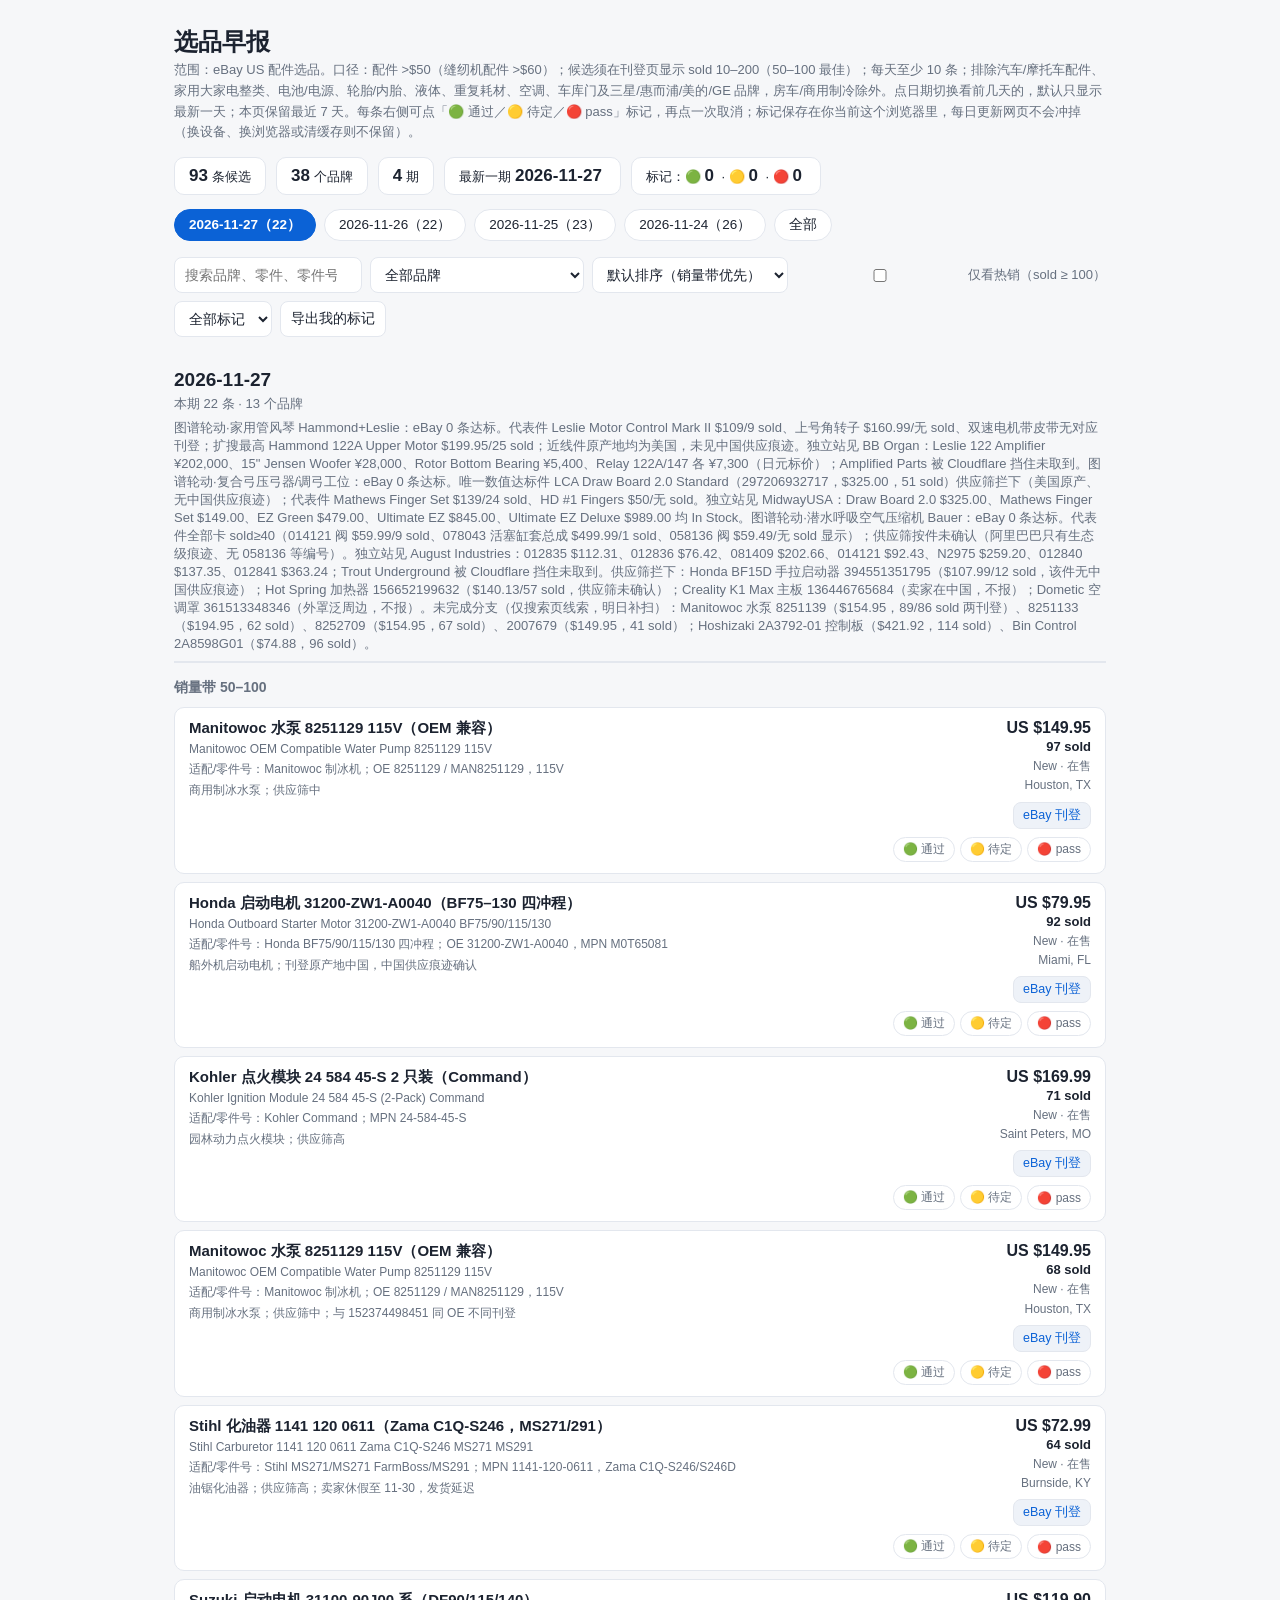
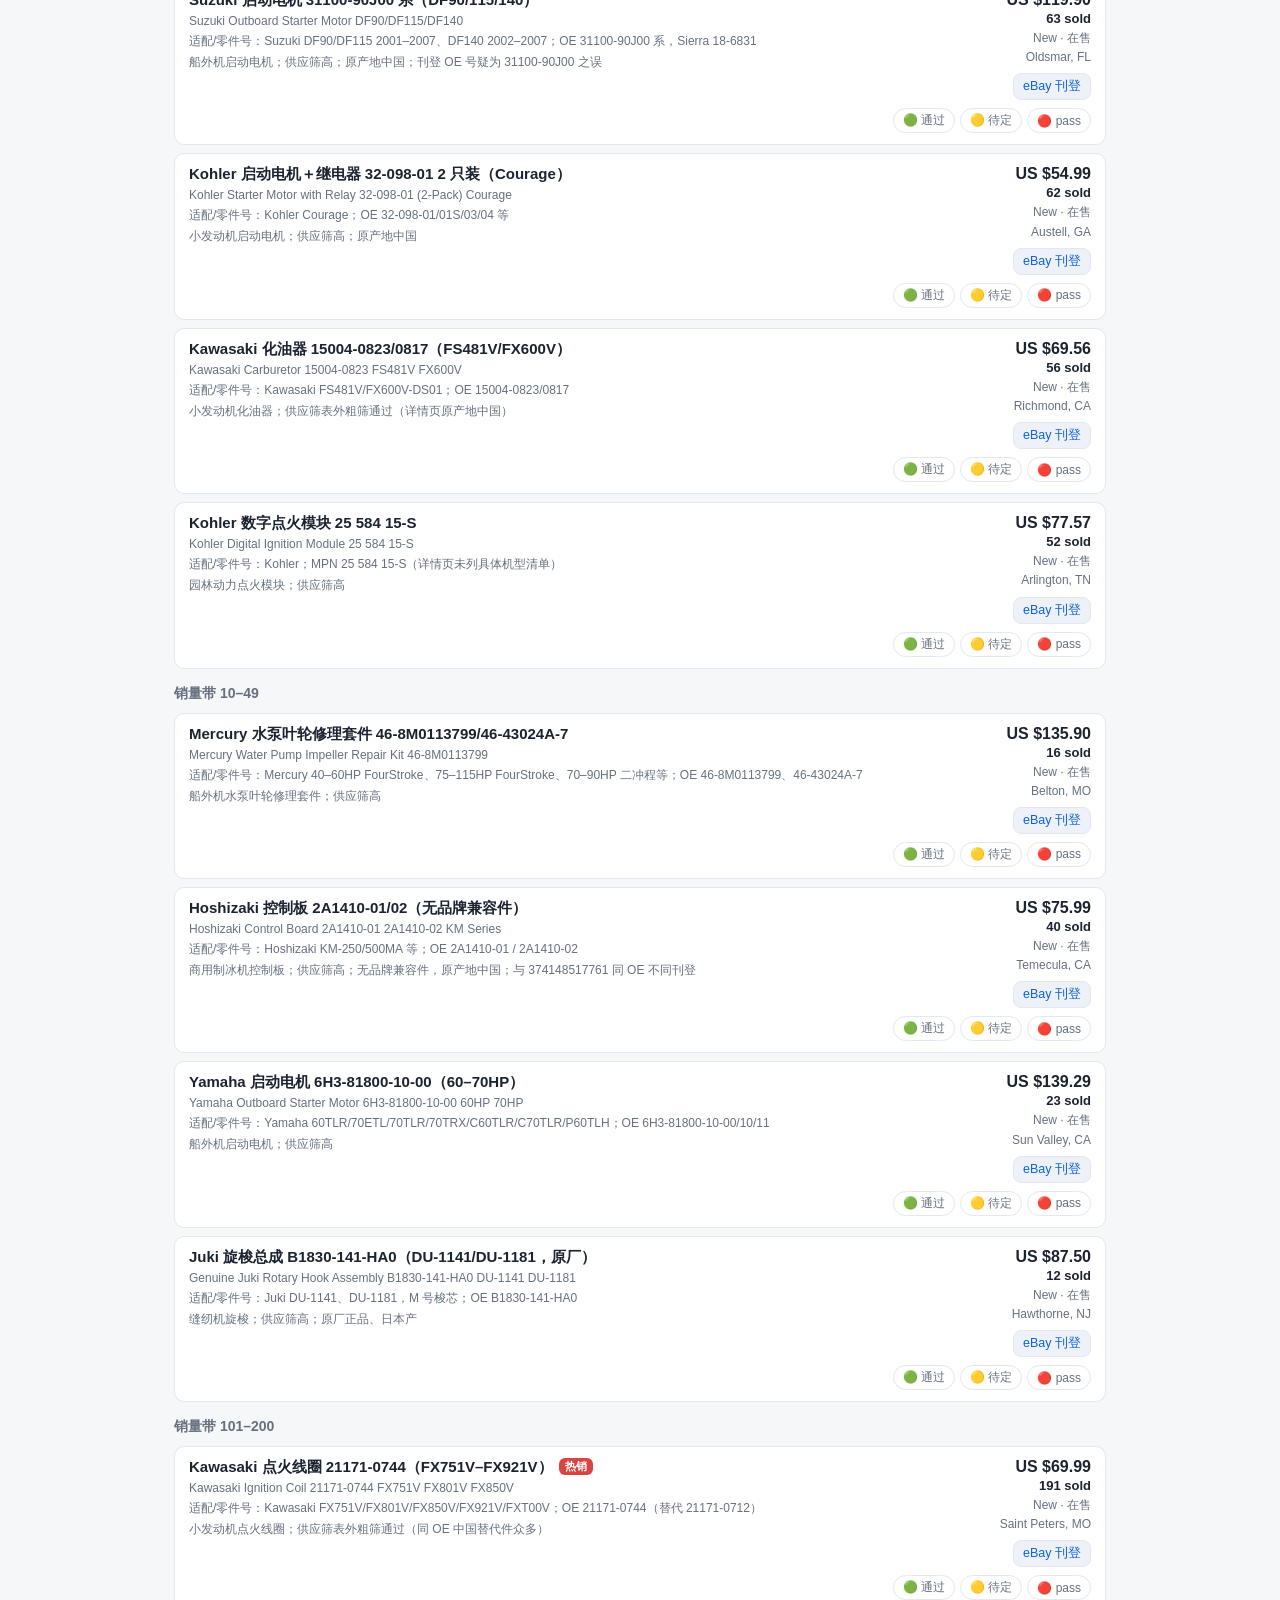
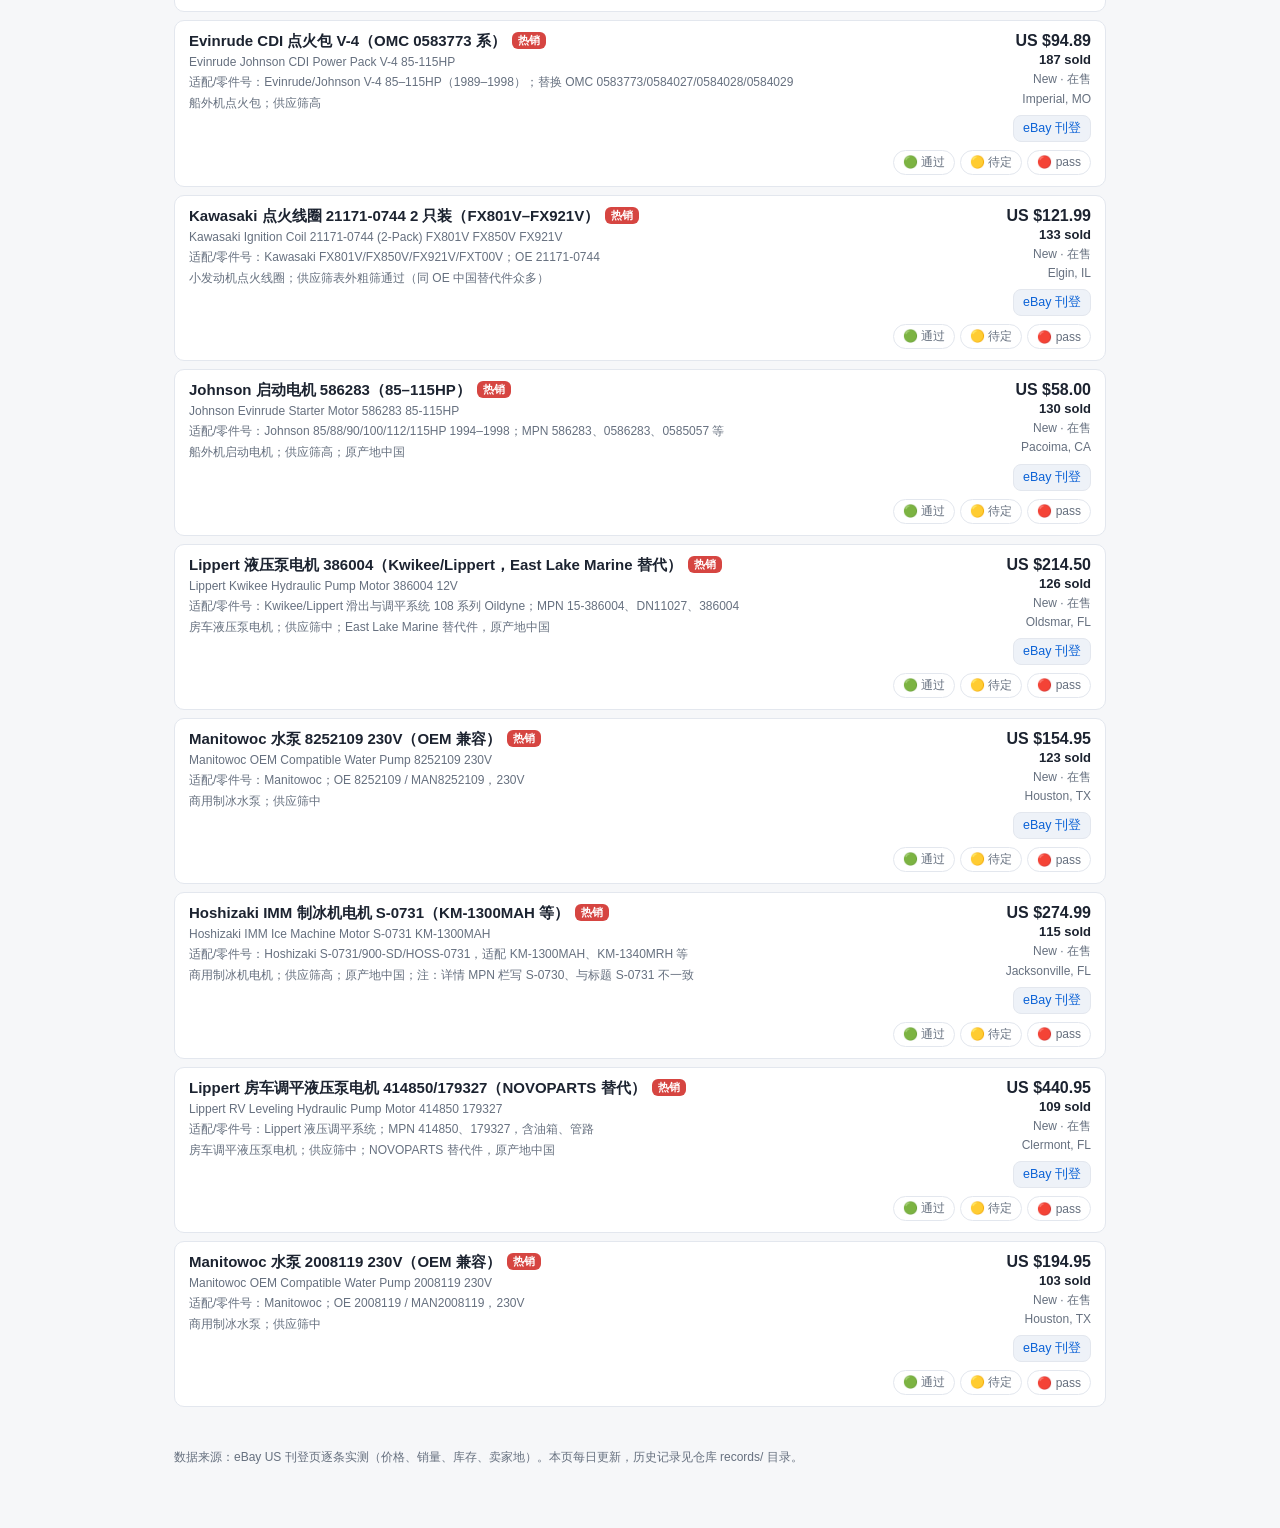
<file: index.html>
<!DOCTYPE html>
<html lang="zh-CN">
<head>
<meta charset="utf-8">
<meta name="viewport" content="width=device-width, initial-scale=1">
<title>选品早报</title>
<style>
:root{--bg:#f6f7f9;--card:#fff;--text:#1c2330;--muted:#66707f;--line:#e3e7ee;--accent:#0b62d6;--hot:#d64541;--chip:#eef2f8}
@media (prefers-color-scheme:dark){:root{--bg:#12151b;--card:#1b202a;--text:#e8ecf3;--muted:#9aa5b5;--line:#2a3140;--accent:#5ea0ff;--hot:#ff7a72;--chip:#242c3a}}
*{box-sizing:border-box}
body{margin:0;background:var(--bg);color:var(--text);font-family:-apple-system,"PingFang SC","Microsoft YaHei",Segoe UI,Roboto,sans-serif}
.wrap{max-width:960px;margin:0 auto;padding:20px 14px 60px}
h1{font-size:24px;margin:6px 0 2px}
.sub{color:var(--muted);font-size:13px;line-height:1.6}
.stats{display:flex;gap:10px;flex-wrap:wrap;margin:14px 0}
.stat{background:var(--card);border:1px solid var(--line);border-radius:10px;padding:8px 14px;font-size:13px}
.stat b{font-size:17px;margin-right:4px}
.tabs{display:flex;gap:8px;flex-wrap:wrap;margin:12px 0 2px}
.tabs button{background:var(--card);color:var(--text);border:1px solid var(--line);border-radius:999px;padding:6px 14px;font-size:13.5px;cursor:pointer}
.tabs button.on{background:var(--accent);border-color:var(--accent);color:#fff;font-weight:600}
.controls{display:flex;gap:8px;flex-wrap:wrap;margin:6px 0 4px;position:sticky;top:0;background:var(--bg);padding:10px 0;z-index:5}
.controls input,.controls select{background:var(--card);color:var(--text);border:1px solid var(--line);border-radius:8px;padding:8px 10px;font-size:14px}
.controls input{flex:1;min-width:160px}
.controls label{font-size:13px;color:var(--muted);display:flex;align-items:center;gap:5px}
.day{margin-top:22px}
.dayhead{border-bottom:2px solid var(--line);padding-bottom:8px;margin-bottom:6px}
.dayhead h2{font-size:19px;margin:0 0 4px}
.dayhead .meta{color:var(--muted);font-size:13px}
.daynote{color:var(--muted);font-size:13px;margin:6px 0 0}
.grp{font-size:14px;color:var(--muted);margin:16px 0 2px;font-weight:600}
.list{display:flex;flex-direction:column;gap:8px;margin-top:10px}
.rowitem{background:var(--card);border:1px solid var(--line);border-radius:10px;padding:11px 14px;display:flex;gap:14px;justify-content:space-between;align-items:flex-start}
.rowitem .main{flex:1;min-width:0}
.rowitem .brand{font-weight:700;font-size:15px}
.rowitem .brand .part{font-weight:600}
.badge{display:inline-block;background:var(--hot);color:#fff;border-radius:6px;font-size:11px;padding:1px 6px;margin-left:6px;vertical-align:2px}
.title{color:var(--muted);font-size:12px;line-height:1.5;margin-top:2px}
.fit{font-size:12px;color:var(--muted);margin-top:3px}
.note{font-size:12px;color:var(--muted);line-height:1.5;margin-top:3px}
.side{text-align:right;flex-shrink:0}
.price{font-size:16px;font-weight:700;white-space:nowrap}
.sold{font-weight:700;font-size:13px;margin-top:2px}
.meta2{font-size:12px;color:var(--muted);margin-top:3px;line-height:1.6}
.side a{display:inline-block;margin-top:6px;color:var(--accent);text-decoration:none;font-size:12.5px;border:1px solid var(--line);border-radius:8px;padding:4px 9px;background:var(--chip)}
.controls button{background:var(--card);color:var(--text);border:1px solid var(--line);border-radius:8px;padding:8px 10px;font-size:14px;cursor:pointer}
.verdict{display:flex;gap:5px;margin-top:8px;justify-content:flex-end;flex-wrap:wrap}
.verdict button{border:1px solid var(--line);background:var(--card);color:var(--muted);border-radius:999px;padding:3px 9px;font-size:12px;cursor:pointer}
.verdict button.v-ok.on{background:#1da851;border-color:#1da851;color:#fff;font-weight:700}
.verdict button.v-wait.on{background:#f2c018;border-color:#f2c018;color:#3a2e00;font-weight:700}
.verdict button.v-pass.on{background:#e5484d;border-color:#e5484d;color:#fff;font-weight:700}
.rowitem.is-ok{border-color:#1da851}
.rowitem.is-wait{border-color:#d9a400}
.rowitem.is-pass{opacity:.6}
.empty{color:var(--muted);padding:24px 0;font-size:14px}
footer{color:var(--muted);font-size:12px;margin-top:40px;line-height:1.7}
</style>
</head>
<body>
<div class="wrap">
<h1>选品早报</h1>
<div class="sub">范围：eBay US 配件选品。口径：配件 >$50（缝纫机配件 >$60）；候选须在刊登页显示 sold 10–200（50–100 最佳）；每天至少 10 条；排除汽车/摩托车配件、家用大家电整类、电池/电源、轮胎/内胎、液体、重复耗材、空调、车库门及三星/惠而浦/美的/GE 品牌，房车/商用制冷除外。点日期切换看前几天的，默认只显示最新一天；本页保留最近 7 天。每条右侧可点「🟢 通过／🟡 待定／🔴 pass」标记，再点一次取消；标记保存在你当前这个浏览器里，每日更新网页不会冲掉（换设备、换浏览器或清缓存则不保留）。</div>
<div class="stats" id="stats"></div>
<div class="tabs" id="tabs"></div>
<div class="controls">
<input id="q" type="search" placeholder="搜索品牌、零件、零件号、标题…">
<select id="brand"><option value="">全部品牌</option></select>
<select id="sort">
<option value="orig">默认排序（销量带优先）</option>
<option value="soldDesc">销量 高 → 低</option>
<option value="soldAsc">销量 低 → 高</option>
<option value="priceDesc">价格 高 → 低</option>
<option value="priceAsc">价格 低 → 高</option>
</select>
<label><input type="checkbox" id="hotOnly"> 仅看热销（sold ≥ 100）</label>
<select id="vfilter"><option value="">全部标记</option><option value="none">未标记</option><option value="ok">🟢 通过</option><option value="wait">🟡 待定</option><option value="pass">🔴 pass</option></select>
<button id="vexport" type="button">导出我的标记</button>
</div>
<div id="days"></div>
<footer>数据来源：eBay US 刊登页逐条实测（价格、销量、库存、卖家地）。本页每日更新，历史记录见仓库 records/ 目录。</footer>
</div>
<script>
const DAYS = [{"date": "2026-11-27", "items": [{"avail": "在售", "b": "Manitowoc", "cond": "New", "fit": "Manitowoc 制冰机；OE 8251129 / MAN8251129，115V", "grp": "销量带 50–100", "id": "152374498451", "loc": "Houston, TX", "note": "商用制冰水泵；供应筛中", "p": "水泵 8251129 115V（OEM 兼容）", "price": "US $149.95", "sold": 97, "t": "Manitowoc OEM Compatible Water Pump 8251129 115V"}, {"avail": "在售", "b": "Honda", "cond": "New", "fit": "Honda BF75/90/115/130 四冲程；OE 31200-ZW1-A0040，MPN M0T65081", "grp": "销量带 50–100", "id": "185909120381", "loc": "Miami, FL", "note": "船外机启动电机；刊登原产地中国，中国供应痕迹确认", "p": "启动电机 31200-ZW1-A0040（BF75–130 四冲程）", "price": "US $79.95", "sold": 92, "t": "Honda Outboard Starter Motor 31200-ZW1-A0040 BF75/90/115/130"}, {"avail": "在售", "b": "Kohler", "cond": "New", "fit": "Kohler Command；MPN 24-584-45-S", "grp": "销量带 50–100", "id": "285119820985", "loc": "Saint Peters, MO", "note": "园林动力点火模块；供应筛高", "p": "点火模块 24 584 45-S 2 只装（Command）", "price": "US $169.99", "sold": 71, "t": "Kohler Ignition Module 24 584 45-S (2-Pack) Command"}, {"avail": "在售", "b": "Manitowoc", "cond": "New", "fit": "Manitowoc 制冰机；OE 8251129 / MAN8251129，115V", "grp": "销量带 50–100", "id": "263123100033", "loc": "Houston, TX", "note": "商用制冰水泵；供应筛中；与 152374498451 同 OE 不同刊登", "p": "水泵 8251129 115V（OEM 兼容）", "price": "US $149.95", "sold": 68, "t": "Manitowoc OEM Compatible Water Pump 8251129 115V"}, {"avail": "在售", "b": "Stihl", "cond": "New", "fit": "Stihl MS271/MS271 FarmBoss/MS291；MPN 1141-120-0611，Zama C1Q-S246/S246D", "grp": "销量带 50–100", "id": "156981962737", "loc": "Burnside, KY", "note": "油锯化油器；供应筛高；卖家休假至 11-30，发货延迟", "p": "化油器 1141 120 0611（Zama C1Q-S246，MS271/291）", "price": "US $72.99", "sold": 64, "t": "Stihl Carburetor 1141 120 0611 Zama C1Q-S246 MS271 MS291"}, {"avail": "在售", "b": "Suzuki", "cond": "New", "fit": "Suzuki DF90/DF115 2001–2007、DF140 2002–2007；OE 31100-90J00 系，Sierra 18-6831", "grp": "销量带 50–100", "id": "332859629809", "loc": "Oldsmar, FL", "note": "船外机启动电机；供应筛高；原产地中国；刊登 OE 号疑为 31100-90J00 之误", "p": "启动电机 31100-90J00 系（DF90/115/140）", "price": "US $119.90", "sold": 63, "t": "Suzuki Outboard Starter Motor DF90/DF115/DF140"}, {"avail": "在售", "b": "Kohler", "cond": "New", "fit": "Kohler Courage；OE 32-098-01/01S/03/04 等", "grp": "销量带 50–100", "id": "365052614943", "loc": "Austell, GA", "note": "小发动机启动电机；供应筛高；原产地中国", "p": "启动电机＋继电器 32-098-01 2 只装（Courage）", "price": "US $54.99", "sold": 62, "t": "Kohler Starter Motor with Relay 32-098-01 (2-Pack) Courage"}, {"avail": "在售", "b": "Kawasaki", "cond": "New", "fit": "Kawasaki FS481V/FX600V-DS01；OE 15004-0823/0817", "grp": "销量带 50–100", "id": "326150526415", "loc": "Richmond, CA", "note": "小发动机化油器；供应筛表外粗筛通过（详情页原产地中国）", "p": "化油器 15004-0823/0817（FS481V/FX600V）", "price": "US $69.56", "sold": 56, "t": "Kawasaki Carburetor 15004-0823 FS481V FX600V"}, {"avail": "在售", "b": "Kohler", "cond": "New", "fit": "Kohler；MPN 25 584 15-S（详情页未列具体机型清单）", "grp": "销量带 50–100", "id": "353399643222", "loc": "Arlington, TN", "note": "园林动力点火模块；供应筛高", "p": "数字点火模块 25 584 15-S", "price": "US $77.57", "sold": 52, "t": "Kohler Digital Ignition Module 25 584 15-S"}, {"avail": "在售", "b": "Mercury", "cond": "New", "fit": "Mercury 40–60HP FourStroke、75–115HP FourStroke、70–90HP 二冲程等；OE 46-8M0113799、46-43024A-7", "grp": "销量带 10–49", "id": "303241203222", "loc": "Belton, MO", "note": "船外机水泵叶轮修理套件；供应筛高", "p": "水泵叶轮修理套件 46-8M0113799/46-43024A-7", "price": "US $135.90", "sold": 16, "t": "Mercury Water Pump Impeller Repair Kit 46-8M0113799"}, {"avail": "在售", "b": "Hoshizaki", "cond": "New", "fit": "Hoshizaki KM-250/500MA 等；OE 2A1410-01 / 2A1410-02", "grp": "销量带 10–49", "id": "227378020150", "loc": "Temecula, CA", "note": "商用制冰机控制板；供应筛高；无品牌兼容件，原产地中国；与 374148517761 同 OE 不同刊登", "p": "控制板 2A1410-01/02（无品牌兼容件）", "price": "US $75.99", "sold": 40, "t": "Hoshizaki Control Board 2A1410-01 2A1410-02 KM Series"}, {"avail": "在售", "b": "Yamaha", "cond": "New", "fit": "Yamaha 60TLR/70ETL/70TLR/70TRX/C60TLR/C70TLR/P60TLH；OE 6H3-81800-10-00/10/11", "grp": "销量带 10–49", "id": "373528999089", "loc": "Sun Valley, CA", "note": "船外机启动电机；供应筛高", "p": "启动电机 6H3-81800-10-00（60–70HP）", "price": "US $139.29", "sold": 23, "t": "Yamaha Outboard Starter Motor 6H3-81800-10-00 60HP 70HP"}, {"avail": "在售", "b": "Juki", "cond": "New", "fit": "Juki DU-1141、DU-1181，M 号梭芯；OE B1830-141-HA0", "grp": "销量带 10–49", "id": "401233443712", "loc": "Hawthorne, NJ", "note": "缝纫机旋梭；供应筛高；原厂正品、日本产", "p": "旋梭总成 B1830-141-HA0（DU-1141/DU-1181，原厂）", "price": "US $87.50", "sold": 12, "t": "Genuine Juki Rotary Hook Assembly B1830-141-HA0 DU-1141 DU-1181"}, {"avail": "在售", "b": "Kawasaki", "cond": "New", "fit": "Kawasaki FX751V/FX801V/FX850V/FX921V/FXT00V；OE 21171-0744（替代 21171-0712）", "grp": "销量带 101–200", "id": "283186463897", "loc": "Saint Peters, MO", "note": "小发动机点火线圈；供应筛表外粗筛通过（同 OE 中国替代件众多）", "p": "点火线圈 21171-0744（FX751V–FX921V）", "price": "US $69.99", "sold": 191, "t": "Kawasaki Ignition Coil 21171-0744 FX751V FX801V FX850V"}, {"avail": "在售", "b": "Evinrude", "cond": "New", "fit": "Evinrude/Johnson V-4 85–115HP（1989–1998）；替换 OMC 0583773/0584027/0584028/0584029", "grp": "销量带 101–200", "id": "291370787880", "loc": "Imperial, MO", "note": "船外机点火包；供应筛高", "p": "CDI 点火包 V-4（OMC 0583773 系）", "price": "US $94.89", "sold": 187, "t": "Evinrude Johnson CDI Power Pack V-4 85-115HP"}, {"avail": "在售", "b": "Kawasaki", "cond": "New", "fit": "Kawasaki FX801V/FX850V/FX921V/FXT00V；OE 21171-0744", "grp": "销量带 101–200", "id": "302653306807", "loc": "Elgin, IL", "note": "小发动机点火线圈；供应筛表外粗筛通过（同 OE 中国替代件众多）", "p": "点火线圈 21171-0744 2 只装（FX801V–FX921V）", "price": "US $121.99", "sold": 133, "t": "Kawasaki Ignition Coil 21171-0744 (2-Pack) FX801V FX850V FX921V"}, {"avail": "在售", "b": "Johnson", "cond": "New", "fit": "Johnson 85/88/90/100/112/115HP 1994–1998；MPN 586283、0586283、0585057 等", "grp": "销量带 101–200", "id": "281771957804", "loc": "Pacoima, CA", "note": "船外机启动电机；供应筛高；原产地中国", "p": "启动电机 586283（85–115HP）", "price": "US $58.00", "sold": 130, "t": "Johnson Evinrude Starter Motor 586283 85-115HP"}, {"avail": "在售", "b": "Lippert", "cond": "New", "fit": "Kwikee/Lippert 滑出与调平系统 108 系列 Oildyne；MPN 15-386004、DN11027、386004", "grp": "销量带 101–200", "id": "333082179156", "loc": "Oldsmar, FL", "note": "房车液压泵电机；供应筛中；East Lake Marine 替代件，原产地中国", "p": "液压泵电机 386004（Kwikee/Lippert，East Lake Marine 替代）", "price": "US $214.50", "sold": 126, "t": "Lippert Kwikee Hydraulic Pump Motor 386004 12V"}, {"avail": "在售", "b": "Manitowoc", "cond": "New", "fit": "Manitowoc；OE 8252109 / MAN8252109，230V", "grp": "销量带 101–200", "id": "152137397137", "loc": "Houston, TX", "note": "商用制冰水泵；供应筛中", "p": "水泵 8252109 230V（OEM 兼容）", "price": "US $154.95", "sold": 123, "t": "Manitowoc OEM Compatible Water Pump 8252109 230V"}, {"avail": "在售", "b": "Hoshizaki", "cond": "New", "fit": "Hoshizaki S-0731/900-SD/HOSS-0731，适配 KM-1300MAH、KM-1340MRH 等", "grp": "销量带 101–200", "id": "194768002882", "loc": "Jacksonville, FL", "note": "商用制冰机电机；供应筛高；原产地中国；注：详情 MPN 栏写 S-0730、与标题 S-0731 不一致", "p": "IMM 制冰机电机 S-0731（KM-1300MAH 等）", "price": "US $274.99", "sold": 115, "t": "Hoshizaki IMM Ice Machine Motor S-0731 KM-1300MAH"}, {"avail": "在售", "b": "Lippert", "cond": "New", "fit": "Lippert 液压调平系统；MPN 414850、179327，含油箱、管路", "grp": "销量带 101–200", "id": "155682703885", "loc": "Clermont, FL", "note": "房车调平液压泵电机；供应筛中；NOVOPARTS 替代件，原产地中国", "p": "房车调平液压泵电机 414850/179327（NOVOPARTS 替代）", "price": "US $440.95", "sold": 109, "t": "Lippert RV Leveling Hydraulic Pump Motor 414850 179327"}, {"avail": "在售", "b": "Manitowoc", "cond": "New", "fit": "Manitowoc；OE 2008119 / MAN2008119，230V", "grp": "销量带 101–200", "id": "183560795607", "loc": "Houston, TX", "note": "商用制冰水泵；供应筛中", "p": "水泵 2008119 230V（OEM 兼容）", "price": "US $194.95", "sold": 103, "t": "Manitowoc OEM Compatible Water Pump 2008119 230V"}], "note": "图谱轮动·家用管风琴 Hammond+Leslie：eBay 0 条达标。代表件 Leslie Motor Control Mark II $109/9 sold、上号角转子 $160.99/无 sold、双速电机带皮带无对应刊登；扩搜最高 Hammond 122A Upper Motor $199.95/25 sold；近线件原产地均为美国，未见中国供应痕迹。独立站见 BB Organ：Leslie 122 Amplifier ¥202,000、15\" Jensen Woofer ¥28,000、Rotor Bottom Bearing ¥5,400、Relay 122A/147 各 ¥7,300（日元标价）；Amplified Parts 被 Cloudflare 挡住未取到。图谱轮动·复合弓压弓器/调弓工位：eBay 0 条达标。唯一数值达标件 LCA Draw Board 2.0 Standard（297206932717，$325.00，51 sold）供应筛拦下（美国原产、无中国供应痕迹）；代表件 Mathews Finger Set $139/24 sold、HD #1 Fingers $50/无 sold。独立站见 MidwayUSA：Draw Board 2.0 $325.00、Mathews Finger Set $149.00、EZ Green $479.00、Ultimate EZ $845.00、Ultimate EZ Deluxe $989.00 均 In Stock。图谱轮动·潜水呼吸空气压缩机 Bauer：eBay 0 条达标。代表件全部卡 sold≥40（014121 阀 $59.99/9 sold、078043 活塞缸套总成 $499.99/1 sold、058136 阀 $59.49/无 sold 显示）；供应筛按件未确认（阿里巴巴只有生态级痕迹、无 058136 等编号）。独立站见 August Industries：012835 $112.31、012836 $76.42、081409 $202.66、014121 $92.43、N2975 $259.20、012840 $137.35、012841 $363.24；Trout Underground 被 Cloudflare 挡住未取到。供应筛拦下：Honda BF15D 手拉启动器 394551351795（$107.99/12 sold，该件无中国供应痕迹）；Hot Spring 加热器 156652199632（$140.13/57 sold，供应筛未确认）；Creality K1 Max 主板 136446765684（卖家在中国，不报）；Dometic 空调罩 361513348346（外罩泛周边，不报）。未完成分支（仅搜索页线索，明日补扫）：Manitowoc 水泵 8251139（$154.95，89/86 sold 两刊登）、8251133（$194.95，62 sold）、8252709（$154.95，67 sold）、2007679（$149.95，41 sold）；Hoshizaki 2A3792-01 控制板（$421.92，114 sold）、Bin Control 2A8598G01（$74.88，96 sold）。"}, {"date": "2026-11-26", "items": [{"avail": "在售", "b": "BUNN", "cond": "New", "fit": "BUNN 商用冲煮机多款；OE 01085.0002", "grp": "销量带 50–100", "id": "271997226657", "loc": "New Hartford, CT", "note": "商用咖啡电磁阀；供应筛中", "p": "电磁阀/水阀 01085.0002（BUNN 商用冲煮机）", "price": "US $99.00", "sold": 81, "t": "BUNN 01085.0002 Solenoid Water Valve for Coffee Brewer"}, {"avail": "在售", "b": "Manitowoc", "cond": "New", "fit": "Manitowoc 制冰机；OE 8252709", "grp": "销量带 50–100", "id": "322164395289", "loc": "Houston, TX", "note": "商用制冰水泵；供应筛中", "p": "水泵 8252709（230V）", "price": "US $154.95", "sold": 67, "t": "Manitowoc Water Pump 8252709 230V"}, {"avail": "在售", "b": "Yamaha", "cond": "New", "fit": "Yamaha 船外机；OE 6N7-81800-01-00/10-00", "grp": "销量带 50–100", "id": "274946548575", "loc": "Pacoima, CA", "note": "船外机启动电机（Caltric 兼容）；供应筛高（Yamaha Marine）", "p": "启动电机 6N7-81800-01-00/10-00（Caltric，Yamaha）", "price": "US $66.00", "sold": 96, "t": "Caltric Starter Motor Yamaha 6N7-81800-01-00 6N7-81800-10-00"}, {"avail": "在售", "b": "Johnson/Evinrude", "cond": "New", "fit": "Johnson/Evinrude；OE 5005801（替 175974）", "grp": "销量带 10–49", "id": "405798750808", "loc": "Kalamazoo, MI", "note": "船外机点火开关；供应筛高", "p": "点火开关带挂绳 5005801（BRP OEM）", "price": "US $76.24", "sold": 45, "t": "BRP OEM Johnson Evinrude Ignition Switch with Lanyard 5005801"}, {"avail": "在售", "b": "Brother/Baby Lock", "cond": "New", "fit": "Brother PE100/150/170D/180D/19D/200、Baby Lock EM1/EM2/Accent；替代 SA415–SA418", "grp": "销量带 10–49", "id": "321407521488", "loc": "Salem, OR", "note": "缝纫机绣花框套装（兼容件）；供应筛高（Brother）/中（Baby Lock）", "p": "4 件绣花框套装 4in1-D（Brother/Baby Lock）", "price": "US $115.00", "sold": 37, "t": "4pc Embroidery Hoop Set 4in1-D for Brother PE100 150 170D 180D 19D 200 Baby Lock EM1 EM2"}, {"avail": "在售", "b": "Husqvarna", "cond": "New", "fit": "Husqvarna 455/460/461；OE 531440701", "grp": "销量带 10–49", "id": "286481582396", "loc": "Beaver Falls, PA", "note": "园林化油器；供应筛高", "p": "化油器 531440701（Husqvarna 455/460/461）", "price": "US $83.73", "sold": 35, "t": "OEM Husqvarna 455 460 461 Carburetor 531440701"}, {"avail": "在售", "b": "Laing", "cond": "New", "fit": "Master Spas/Jacuzzi；Laing E5，OE 74427", "grp": "销量带 10–49", "id": "305664534608", "loc": "Memphis, TN", "note": "SPA 循环泵；供应筛高（归属 Jacuzzi）", "p": "E5 循环泵 SilentFlo 5000（Laing）", "price": "US $203.93", "sold": 34, "t": "Laing E5 Circulation Pump 74427 10-0102-K SilentFlo 5000 115/230V 10GPM"}, {"avail": "在售", "b": "Traxxas", "cond": "New", "fit": "Traxxas 1/16 E-REVO；MPN TRA7151X", "grp": "销量带 10–49", "id": "143629784200", "loc": "Martinsville, IN", "note": "遥控模型传动轴；供应筛高", "p": "7151X 钢传动轴总成 4 件（1/16 E-REVO）", "price": "US $62.95", "sold": 34, "t": "Traxxas 7151X Steel Driveshaft Assembled (4) 1/16 E-REVO"}, {"avail": "在售", "b": "Kohler", "cond": "New", "fit": "Kohler K321/K341 14/16HP；OE 45-053-55", "grp": "销量带 10–49", "id": "127979002361", "loc": "Hebron, KY", "note": "园林化油器套装；供应筛高", "p": "化油器套装 45-053-55（Kohler K321/K341）", "price": "US $79.00", "sold": 28, "t": "Kohler Carburetor Kit 45-053-55 K321 K341 Cast Iron M14 M16 14HP 16HP"}, {"avail": "在售", "b": "Flojet", "cond": "New", "fit": "Flojet 04325143A 替换；12V 4.5GPM 40PSI", "grp": "销量带 10–49", "id": "318302336221", "loc": "Florence, KY", "note": "房车水泵（兼容件）；供应筛中（FloJet）", "p": "水泵 04325143A（Flojet 兼容，12V 4.5GPM）", "price": "US $87.00", "sold": 27, "t": "Water System Pump 04325143A for Flojet 12V 4.5 GPM 40PSI Water System Pump"}, {"avail": "在售", "b": "Mercury", "cond": "New", "fit": "Mercury/Mariner 50–125HP；OE 46-43024A7", "grp": "销量带 101–200", "id": "123021194788", "loc": "Oldsmar, FL", "note": "船外机水泵套件（SEI 兼容）；供应筛高（Mercury Marine）", "p": "水泵套件 46-43024A7（SEI，Mercury/Mariner 50–125HP）", "price": "US $95.56", "sold": 150, "t": "SEI Mercury Mariner Water Pump Kit 46-43024A7 50-125HP"}, {"avail": "在售", "b": "Johnson/Evinrude", "cond": "New", "fit": "Johnson/Evinrude 2007–2012 VST；OE 5006063/5009118", "grp": "销量带 101–200", "id": "161926742246", "loc": "Ventura, CA", "note": "船外机电动燃油泵；供应筛高（Evinrude）", "p": "电动燃油泵 VST 5006063/5009118（QFS HFP-715）", "price": "US $189.98", "sold": 144, "t": "QFS Electric Fuel Pump Johnson Evinrude VST 5006063 5009118 HFP-715"}, {"avail": "在售", "b": "Scotsman", "cond": "New", "fit": "Scotsman C0522/C1030-E/MC0830；OE 12-2920-23", "grp": "销量带 101–200", "id": "164113250907", "loc": "Houston, TX", "note": "商用制冰水泵；供应筛中", "p": "水泵 12-2920-23（230V，Scotsman）", "price": "US $179.95", "sold": 160, "t": "Scotsman Water Pump 12-2920-23 230V C0522 C1030-E MC0830"}, {"avail": "在售", "b": "Scotsman", "cond": "New", "fit": "Scotsman SCE170；OE 12-2419-07", "grp": "销量带 101–200", "id": "222162513815", "loc": "Houston, TX", "note": "商用制冰水泵；供应筛中", "p": "水泵 12-2419-07（115V，Scotsman SCE170）", "price": "US $187.95", "sold": 115, "t": "Scotsman Water Pump 12-2419-07 115V SCE170"}, {"avail": "在售", "b": "Hayward", "cond": "New", "fit": "Hayward Super Pump；替换 UST1102/SP1607Z1M", "grp": "销量带 101–200", "id": "404682001082", "loc": "Elk Grove Village, IL", "note": "泳池泵电机套件（maXpeedingrods 兼容）；供应筛高（Hayward）", "p": "泳池泵电机＋密封套件 UST1102（Hayward Super Pump 兼容）", "price": "US $142.69", "sold": 107, "t": "Pool Pump Motor & Seal Replacement Kit for Hayward Super Pump UST1102 1HP"}, {"avail": "在售", "b": "Traxxas", "cond": "New", "fit": "Traxxas X-Maxx 8s 77086-4；MPN 7792/7781/7782/7783", "grp": "图谱轮动", "id": "382326957836", "loc": "Hudson, FL", "note": "图谱轮动·遥控模型车/船；供应筛高；new take-off", "p": "前后差速器齿圈＋小齿轮套装（Traxxas X-Maxx 8s）", "price": "US $99.99", "sold": 504, "t": "Fits Traxxas 8s X-Maxx Front & Rear H/D Differential Ring & Pinion Gear Diff Set"}, {"avail": "在售", "b": "ARRMA", "cond": "New", "fit": "ARRMA Kraton 6s BLX；43T/10T", "grp": "图谱轮动", "id": "335333528395", "loc": "Brooklyn, NY", "note": "图谱轮动·遥控模型车/船；供应筛高（ARRMA）", "p": "前后差速器 43+10T（MR，Kraton 6s BLX 红）", "price": "US $59.39", "sold": 223, "t": "Front & Rear 43+10T Differential Diff for Arrma Kraton 6s BLX Red"}, {"avail": "在售", "b": "ARRMA", "cond": "New", "fit": "ARRMA Infraction V2/Limitless V2 6s；MPN ARA311023/AR310854", "grp": "图谱轮动", "id": "144042449826", "loc": "Hudson, FL", "note": "图谱轮动·遥控模型车/船；供应筛高；new take-off", "p": "V2 Infraction 1/7 6s GP5 前后差速器（Limitless V2 通用）", "price": "US $89.99", "sold": 113, "t": "ARRMA V2 Infraction 1/7 6s GP5 Front & Rear Differential Diff Case V2 Limitless"}, {"avail": "在售", "b": "Traxxas", "cond": "New", "fit": "Traxxas Maxx WideMaxx；TXMS143F/RS-B", "grp": "图谱轮动", "id": "392931938392", "loc": "Yaphank, NY", "note": "图谱轮动·遥控模型车/船；供应筛高", "p": "铝 CVD 传动轴套装（GPM Racing，Traxxas Maxx WideMaxx）", "price": "US $54.90", "sold": 71, "t": "GPM Racing Aluminum CVD Driveshaft Set for Traxxas Maxx WideMaxx TXMS143F/RS-B"}, {"avail": "在售", "b": "ARRMA", "cond": "New", "fit": "ARRMA Limitless V2/Infraction/Felony 6s；MPN AR220028/AR310468", "grp": "图谱轮动", "id": "394214626724", "loc": "Egg Harbor City, NJ", "note": "图谱轮动·遥控模型车/船；供应筛高", "p": "LIMITLESS v2 6s 差速器 GP5（Infraction/Felony）", "price": "US $51.67", "sold": 69, "t": "ARRMA LIMITLESS v2 6s Differential Front/Rear GP5 Infraction Felony ARA7116V2"}, {"avail": "在售", "b": "Traxxas", "cond": "New", "fit": "Traxxas WideMaxx/Maxx；PHBTRX609", "grp": "图谱轮动", "id": "305345488726", "loc": "Mahwah, NJ", "note": "图谱轮动·遥控模型车/船；供应筛高", "p": "前后 CVD 传动轴（PowerHobby，Traxxas WideMaxx）", "price": "US $59.99", "sold": 42, "t": "PowerHobby Front/Rear CVD Driveshaft Harden Steel for Traxxas WideMaxx Maxx PHBTRX609"}, {"avail": "在售", "b": "Fender", "cond": "New", "fit": "Fender Hot Rod Deluxe；OE 005-0438-049", "grp": "图谱轮动", "id": "312326829913", "loc": "Pittsburgh, PA", "note": "图谱轮动·电子管吉他音箱；供应筛表外粗筛通过（中国有 Fender 风格电子管音箱变压器供应：深圳 Mableaudio、Hanlongjia 做 5E3/5F1/5F6A 输出变压器）", "p": "输出变压器 005-0438-049（Fender Hot Rod Deluxe 原厂）", "price": "US $79.99", "sold": 141, "t": "Genuine Fender Hot Rod Deluxe Output Transformer 005-0438-049"}], "note": "图谱轮动·娃娃机/兑奖机：eBay 7 条数值达标（MEI Mars TRC 6800H $199/355 sold、Mars CF7512 $219/204 sold、Conlux NBM 3100 $101.15/156 sold、Coinco 9300-L $179/104 sold、Conlux CCM5G-1 $126.65/87 sold、Mars CF7512 $219.95/47 sold、Conlux CCM5G-4 $143.65/45 sold）均为通用 MDB 投币/纸币器且全部供应筛拦下（MEI/Mars、Coinco 按 11-17 #26 先例未确认；Conlux 中国供应痕迹未确认，仅一条刊登原产地标注 China）；代表件 9 英寸抓手套件仅 5 sold、彩虹爪主板仅 1 sold 未达标。独立站见 VendingWorld Conlux CCM5G 翻新 $229.00（https://vendingworld.com/conlux-ccm5g-mdb-5-tube-coin-mechanism-refurbished）。图谱轮动·遥控模型车/船：代表件 ARA4408V2 原厂 4S CVD 仅 $36–38（价<$50）、Infraction 6S 中差 46T 原厂 $28–32（价<$50）、Wide-Maxx 原厂前后差速器 $32.99/$44.99（价<$50）均未达标；模型船美国卖家件多未显示 sold。图谱轮动·电子管吉他音箱：代表件 Twin Reverb 输出变压器（1975 款等）与电源变压器 L022756 均为单件古董件、未显示 sold≥40；5E3 CLONE 零件套件（324165897216，$142/51 sold）为 DIY 散件套装、无品牌与供应痕迹，不报。未完成分支（明日优先补扫）：Hoshizaki S-0731 IMM 电机（搜索页 $274.99/115 sold，详情页 SORRY 未核实）、Yamaha 启动电机 6H3-81800-10-00（搜索页 $64.97/62 sold，详情页 SORRY 未核实）、Kawasaki 化油器/点火线圈、Kohler 点火线圈/启动电机、Honda GX 点火线圈、Briggs Quantum/Intek 化油器、Shimano Twin Power 线杯、Daiwa Saltiga/Certate 线杯、Laing E5-NB、Lippert leveling 液压泵电机/支腿、Jacuzzi LX 循环泵 6500-907。"}, {"date": "2026-11-25", "items": [{"avail": "在售", "b": "Bernina", "cond": "New", "fit": "Bernina Artista 185/200/630/640/730/830、Aurora 430/435/440QE/450；MPN 030-870-7300 BN870", "grp": "销量带 50–100", "id": "232398926326", "loc": "Salem, OR", "note": "缝纫机绣框；供应筛中", "p": "大椭圆绣框 145×255mm（Bernina Artista/Aurora）", "price": "US $65.00", "sold": 86, "t": "Large Oval Embroidery Hoop 145mm X 255mm Bernina Artista 185 200 630 640 730 830"}, {"avail": "在售", "b": "Hayward", "cond": "New", "fit": "Hayward MaxFlo SP2307X10、Super Pump SP2607X10/SP2610X15；Century UST1102", "grp": "销量带 50–100", "id": "176327771577", "loc": "Chino, CA", "note": "泳池泵电机；供应筛高（Hayward）", "p": "UST1102 泳池泵电机＋密封套件（Century 电机，替换 MaxFlo/Super Pump）", "price": "US $109.52", "sold": 98, "t": "Pool Pump Motor & Seal Kit UST1102 For Hayward Max Flow Century 1 hp 3450 RPM"}, {"avail": "在售", "b": "Hydro Master", "cond": "New", "fit": "替换 Waterway Executive 3711621-1W、Aqua-Flo XP2/XP2e；BX4117-S2", "grp": "销量带 50–100", "id": "374495257134", "loc": "Olympia, WA", "note": "SPA 泵；供应筛中（适配 Waterway）", "p": "4HP SPA 浴缸泵（Waterway Executive 56 替换）", "price": "US $369.95", "sold": 90, "t": "Hydro Master 4HP Hot Tub Spa Pump XP2, XP2e, Executive 56, LX Motor 240V 2-Speed"}, {"avail": "在售", "b": "Stihl", "cond": "New", "fit": "Stihl MS261/MS261C/MS271/MS291；MPN 1141-120-0616；Zama C1Q-S252/S211", "grp": "销量带 50–100", "id": "156151040056", "loc": "Burnside, KY", "note": "园林化油器；供应筛高", "p": "化油器 1141-120-0616（Stihl MS261/MS271/MS291）", "price": "US $89.99", "sold": 100, "t": "STIHL OEM ZAMA CARBURETOR 1141 120 0616 / 0606 FOR MS291 MS271 MS261 MS261C C-Q"}, {"avail": "在售", "b": "Honda", "cond": "New", "fit": "Honda GX340 11HP；OE 16100-ZE3-V01", "grp": "销量带 50–100", "id": "224414510468", "loc": "Evansville, IN", "note": "园林化油器；供应筛高", "p": "化油器 16100-ZE3-V01（Honda GX340）", "price": "US $105.99", "sold": 97, "t": "16100-ZE3-V01 GENUINE HONDA CARBURETOR (BE80B B)"}, {"avail": "在售", "b": "Husqvarna", "cond": "New", "fit": "Husqvarna 455/460 Rancher；OE 531440701/544883001", "grp": "销量带 50–100", "id": "134484799183", "loc": "Daytona Beach, FL", "note": "园林化油器；供应筛高；另有 $11.70 运费", "p": "化油器 531440701（Husqvarna 455/460 Rancher）", "price": "US $53.99", "sold": 93, "t": "OEM Husqvarna 455, 460 Rancher Carburetor"}, {"avail": "在售", "b": "Evinrude", "cond": "New", "fit": "Evinrude E-TEC 15–30HP；MPN 5007896，替代 5006492", "grp": "销量带 50–100", "id": "235343927185", "loc": "White House, TN", "note": "船外机燃油泵；供应筛高", "p": "燃油泵总成 5007896（Evinrude E-TEC 15–30HP）", "price": "US $444.30", "sold": 97, "t": "Evinrude 5007896 Fuel Pump & Vapor Separator Assembly Replaces 5006492"}, {"avail": "在售", "b": "Yamaha", "cond": "New", "fit": "Yamaha F75/F80/F90/F100；OE 67F-W0078-00-00", "grp": "销量带 50–100", "id": "326119960005", "loc": "Anthony, TX", "note": "船外机水泵；供应筛高", "p": "水泵修理套件 67F-W0078-00-00（Yamaha F75–F100）", "price": "US $70.99", "sold": 70, "t": "Yamaha F75,F80,F90,F100 Water Pump Repair Kit 67F-W0078-00-00 Official Yamaha"}, {"avail": "在售", "b": "Shimano", "cond": "New", "fit": "Shimano Stradic FM（按尺寸选）", "grp": "销量带 50–100", "id": "176301080202", "loc": "New York, NY", "note": "渔轮线杯；供应筛通过（中国厂供 Stradic 兼容线杯）；多尺寸刊登、$64.99 起", "p": "Stradic FM 备用线杯（多尺寸）", "price": "US $64.99 起", "sold": 82, "t": "SHIMANO STRADIC FM SPARE SPOOL ASSEMBLY (CHOOSE SIZE)"}, {"avail": "在售", "b": "Hydro Master", "cond": "New", "fit": "替换 Waterway 3721621-1W、Aqua-Flo XP2；BX4116-S2", "grp": "销量带 50–100", "id": "234884465408", "loc": "Olympia, WA", "note": "SPA 泵；供应筛中（适配 Waterway）", "p": "3HP SPA 浴缸泵（Waterway Executive 56 替换）", "price": "US $329.95", "sold": 57, "t": "Hydro Master 3HP Hot Tub Spa Pump XP2, XP2e, Executive 56, 240V LX Motor 2-Speed"}, {"avail": "在售", "b": "Penn", "cond": "New", "fit": "Penn International 50/50S/50SW/50T/50TW/50VW；MPN 1181975/024-050T", "grp": "销量带 10–49", "id": "385201786643", "loc": "Pensacola, FL", "note": "渔轮摇柄；供应筛通过（Penn 多数型号中国制造）", "p": "International 摇柄 024-050T（Penn 50 系列）", "price": "US $84.97", "sold": 42, "t": "Penn International Handle Assembly #024-050T 1181975"}, {"avail": "在售", "b": "Laing", "cond": "New", "fit": "Master Spas、LA Spas、Clearwater；Laing E14，MPN X320581/X320565/X400825/73348", "grp": "销量带 10–49", "id": "165688859535", "loc": "Riverside, CA", "note": "SPA 循环泵；供应筛高（归属 Jacuzzi）", "p": "E14 循环泵（Laing，Master Spas）", "price": "US $309.00", "sold": 43, "t": "Master Spas - Circulation Pump E14, Laing, 73348, X400825, X320565, X320581"}, {"avail": "在售", "b": "Hayward", "cond": "New", "fit": "Hayward Super Pump SP2607X10/W3SP2607X10，115/230V", "grp": "销量带 10–49", "id": "358553646462", "loc": "Chino, CA", "note": "泳池泵；供应筛高", "p": "Super Pump 1HP 泳池泵 W3SP2607X10（Hayward）", "price": "US $328.00", "sold": 34, "t": "New Super Pump 1 HP Single Speed Pool Pump for Hayward 115 / 230V W3SP2607X10"}, {"avail": "在售", "b": "Yamaha", "cond": "New", "fit": "Yamaha 115/130/F115；OE 6N6-W0078-02-00", "grp": "销量带 10–49", "id": "226136186868", "loc": "Anthony, TX", "note": "船外机水泵；供应筛高", "p": "水泵修理套件 6N6-W0078-02-00（Yamaha 115/130/F115）", "price": "US $84.99", "sold": 36, "t": "Yamaha 115 130 F115 Outboard Water Pump Repair Kit 6N6-W0078-02-00"}, {"avail": "在售", "b": "Suzuki", "cond": "New", "fit": "Suzuki DT75/DT85；OE 17400-95351", "grp": "销量带 10–49", "id": "220573345146", "loc": "Largo, FL", "note": "船外机水泵；供应筛高", "p": "水泵套件 17400-95351（Suzuki DT75/DT85）", "price": "US $53.73", "sold": 35, "t": "SUZUKI OUTBOARD WATER PUMP KIT 17400-95351"}, {"avail": "在售", "b": "Bernina", "cond": "New", "fit": "Bernina Deco 500/600/650、Simplicity SE1–3、White 3300；MPN 4IN1-D", "grp": "销量带 10–49", "id": "235088313803", "loc": "Salem, OR", "note": "缝纫机绣框；供应筛中", "p": "4 件绣框套装 4IN1-D（Bernina Deco 500/600/650）", "price": "US $115.00", "sold": 36, "t": "Set of 4 Embroidery Hoops for Bernina Deco 500,600,650 Simplicity SE1, SE2, SE3"}, {"avail": "在售", "b": "Johnson/Evinrude", "cond": "New", "fit": "Johnson/Evinrude 105/150/175HP 1991–2006；OE 763759/173-4981", "grp": "销量带 101–200", "id": "285300488983", "loc": "Rowland Heights, CA", "note": "船外机定子；供应筛高", "p": "定子 763759 35A（Johnson/Evinrude 150/175HP）", "price": "US $193.99", "sold": 106, "t": "150HP 175HP For Johnson Evinrude Outboard Stator 35 amp 6 Cyl 763759 173-4981"}, {"avail": "在售", "b": "Echo", "cond": "New", "fit": "Echo PB-580T/PB-580H/EB600RT；OE A021004331", "grp": "销量带 101–200", "id": "285040177569", "loc": "Beaver Falls, PA", "note": "园林化油器；供应筛高", "p": "化油器 A021004331（Echo PB-580T/PB-580H）", "price": "US $58.80", "sold": 106, "t": "GENUINE ECHO CARBURETOR FITS BLOWERS PB-580T PB-580H EB600RT A021004331"}, {"avail": "在售", "b": "Yamaha", "cond": "New", "fit": "Yamaha 115–200HP 1984–1996；OE 6E5-81800-10/11/12", "grp": "销量带 101–200", "id": "281785512980", "loc": "Houston, TX", "note": "船外机启动电机；供应筛高", "p": "启动电机 6E5-81800（Yamaha 115–200HP）", "price": "US $72.00", "sold": 104, "t": "Starter for Yamaha 6E5-81800-10-00 6E5-81800-11-00 6E5-81800-12-00"}, {"avail": "在售", "b": "Husqvarna", "cond": "New", "fit": "Husqvarna 455/460 Rancher、Jonsered CS2255；OE 531440701/544883001", "grp": "销量带 101–200", "id": "326102088502", "loc": "West Charleston, VT", "note": "园林化油器；供应筛高", "p": "化油器 531440701（Husqvarna 455/460、Jonsered CS2255）", "price": "US $59.95", "sold": 114, "t": "Husqvarna Jonsered cs 2255 455 460 rancher NEW OEM # 531440701 # 544883001"}, {"avail": "在售", "b": "Hayward", "cond": "New", "fit": "替换 Hayward 泳池泵；Century UST1152，1.5HP 3450RPM", "grp": "销量带 101–200", "id": "405687588131", "loc": "Walton, KY", "note": "泳池泵电机；供应筛高（Hayward）", "p": "UST1152 泳池泵电机 1.5HP（Century，替换 Hayward 泵）", "price": "US $139.94", "sold": 161, "t": "Hayward pool Pump 1.5 HP Pool Pump Replacement Century Motor For UST1152"}, {"avail": "在售", "b": "Scotsman", "cond": "New", "fit": "Scotsman SCE170；MPN 12-2419-71", "grp": "销量带 101–200", "id": "182174828935", "loc": "Houston, TX", "note": "商用制冰机水泵；供应筛中", "p": "水泵 12-2419-71（Scotsman SCE170）", "price": "US $187.95", "sold": 154, "t": "Scotsman 12-2419-71 Water Pump for SCE170"}, {"avail": "在售", "b": "Standard", "cond": "New", "fit": "Triumph MBM Ideal 3900/3905/3915 15\"；MPN KN42211 MBM# 0651", "grp": "图谱轮动", "id": "261984743843", "loc": "Debary, FL", "note": "图谱轮动·切纸/装订作坊设备；Standard 副厂刀片（非 MBM 原厂）；供应筛通过（中国断纸刀厂 OEM 定制痕迹）", "p": "切刀 MBM# 0651（Triumph 3900/3905/3915 15\"）", "price": "US $230.00", "sold": 46, "t": "Cutting Blade Standard TRIUMPH IDEAL MBM 3900 3905 3915 15\" Manual MBM# 0651"}], "note": "图谱轮动·切纸/装订作坊设备：MBM 官网 AC0653 $555、AC0658 $597、AC0656 $629（https://mbmcorp.com/product/triumph-cutter-knife-4705-4815-4850/），eBay 核心型号 #0653/#0658/#0656 仅 0–13 sold 未达标。图谱轮动·线锯机：DeWalt 官网 DW788 已停产无结果，Sears PartsDirect 有 93 个零件列表、无标价，eBay 本轮无 sold≥40 刊登。图谱轮动·弹球机：eBay 19 条达标刊登因供应筛拦下（ALLTEK 美国组装、RottenDog 美国产，无中国供应痕迹）；独立站见 Marco Specialties ALLTEK MPU $199.99、Solenoid $159.99、Lamp $129.99，Pinball Life 同款 Aux43 $85.00、Aux52 $89.95、MPU $199.95。本日约 09:34 起 eBay 全网 SORRY 限流，Kohler/Briggs、Flojet/Lippert/Jacuzzi/Norcold、Moen 及 Pfaff/Juki/Singer 部分分支未及核实。"}, {"date": "2026-11-24", "items": [{"b": "Juki", "p": "46 压脚套装 PF-SN-46（DDL-5550/8500/8700/9000）", "t": "46 Presser Foot Set for Juki DDL-5550/8500/8700/9000 PF-SN-46", "id": "142862899191", "price": "US $67.15", "cond": "New", "sold": 53, "avail": "在售", "loc": "武汉, China", "fit": "Juki DDL-5550/8500/8700/9000；MPN PF-SN-46", "note": "缝纫机压脚套装；供应筛高", "grp": "销量带 50–100"}, {"b": "Brother", "p": "Fast Frames Jumbo Hoop（PR1000）", "t": "Fast Frames Jumbo Hoop for Brother PR1000 Entrepreneur PRO", "id": "280614477579", "price": "US $189.00", "cond": "New", "sold": 51, "avail": "在售", "loc": "Ponca City, OK", "fit": "Brother PR1000 Entrepreneur PRO", "note": "缝纫机刺绣框；供应筛高", "grp": "销量带 50–100"}, {"b": "Baby Lock", "p": "3 件刺绣框套装 SA437/438/439（Ellegante/Ellageo/Ellisimo/Flare）", "t": "3pc Embroidery Hoop Set for Baby Lock Ellegante Ellageo Ellisimo Flare SA437 SA438 SA439", "id": "221730216214", "price": "US $89.00", "cond": "New", "sold": 50, "avail": "在售", "loc": "Salem, OR", "fit": "Baby Lock Ellegante/Ellageo/Ellisimo/Flare BLMFL；MPN SA437 EF73/SA438 EF74/SA439 EF75", "note": "缝纫机刺绣框；供应筛中", "grp": "销量带 50–100"}, {"b": "Mercury", "p": "倾斜电机 809885A1/A2 2-Wire（50–125HP）", "t": "Tilt Trim Motor 809885A1 809885A2 for Mercury 50-125HP 1992-2006 2-Wire", "id": "364856052881", "price": "US $64.61", "cond": "New", "sold": 50, "avail": "在售", "loc": "Monroe Township, NJ", "fit": "Mercury 809885A1/809885A2；50–125HP 1992–2006 2-Wire", "note": "船外机倾斜电机；供应筛高", "grp": "销量带 50–100"}, {"b": "Mercury", "p": "倾斜电机 809885A1/A2 2-Wire（ARCO 6276）", "t": "Tilt Trim Motor 809885A1 809885A2 ARCO 6276 for Mercury 1992-06 2-Wire", "id": "375999447701", "price": "US $64.88", "cond": "New", "sold": 50, "avail": "在售", "loc": "Hainesport, NJ", "fit": "Mercury 809885A1/809885A2；ARCO 6276；1992–06 2-Wire", "note": "船外机倾斜电机；供应筛高", "grp": "销量带 50–100"}, {"b": "Mercury", "p": "倾斜电机 809885A1/T2/885654T2", "t": "Tilt Trim Motor 809885A1 809885T2 885654T2 18-6777 430-22008 for Mercury", "id": "184076473418", "price": "US $62.99", "cond": "New", "sold": 89, "avail": "在售", "loc": "Apex, NC", "fit": "Mercury 809885A1/809885T2/885654T2/18-6777/430-22008", "note": "船外机倾斜电机；供应筛高", "grp": "销量带 50–100"}, {"b": "Mercury", "p": "燃油泵 809088T1/808505T01/827682T", "t": "Fuel Pump 809088T1 808505T01 827682T for Mercury 1999-2002", "id": "193547257145", "price": "US $149.99", "cond": "New", "sold": 58, "avail": "在售", "loc": "Hayward, CA", "fit": "Mercury 809088T1/808505T01/827682T；1999–2002", "note": "船外机燃油泵；供应筛高", "grp": "销量带 50–100"}, {"b": "Yamaha", "p": "OEM 水泵套件 61A-W0078-A4-00（F150/F200/F225）", "t": "Yamaha OEM Water Pump Kit 61A-W0078-A4-00 61A-44311-01-0 for F150 F200 F225", "id": "204794680017", "price": "US $106.95", "cond": "New", "sold": 98, "avail": "在售", "loc": "Middle River, MD", "fit": "Yamaha 61A-W0078-A4-00/61A-44311-01-0；F150/F200/F225", "note": "船外机水泵套件；供应筛高", "grp": "销量带 50–100"}, {"b": "Johnson/Evinrude", "p": "定子 584643（185–225HP 35A）", "t": "Stator 584643 for Johnson Evinrude 185-225HP 35-Amp 2-Stroke", "id": "285300492078", "price": "US $212.99", "cond": "New", "sold": 69, "avail": "在售", "loc": "Rowland Heights, CA", "fit": "Johnson/Evinrude 584643；185–225HP，35-Amp", "note": "船外机定子；供应筛高", "grp": "销量带 50–100"}, {"b": "Husqvarna", "p": "启动器 596230301（545/550XP Mark II）", "t": "Husqvarna Starter 596230301 for 545 550XP Mark II", "id": "285116397825", "price": "US $71.17", "cond": "New", "sold": 85, "avail": "在售", "loc": "Beaver Falls, PA", "fit": "Husqvarna 596230301；545/550XP Mark II", "note": "园林/小发动机启动器；供应筛高", "grp": "销量带 50–100"}, {"b": "Flojet", "p": "房车水泵 R3526144B 12V 3GPM", "t": "Flojet R3526144B 03526144 RV 12V On Demand Water Pump 3 GPM", "id": "136464062587", "price": "US $99.99", "cond": "New", "sold": 88, "avail": "在售", "loc": "Hatch, NM", "fit": "Flojet R3526144B（03526144）；12V 3 GPM", "note": "房车水泵；供应筛中", "grp": "销量带 50–100"}, {"b": "Ice-O-Matic", "p": "控制板套件 9101414-01S（蓝牙）", "t": "Ice-O-Matic Control Board Kit 9101414-01S IOT Bluetooth", "id": "116139088145", "price": "US $552.75", "cond": "New", "sold": 72, "avail": "在售", "loc": "Addison, IL", "fit": "Ice-O-Matic 9101414-01S", "note": "商用制冰机控制板；供应筛中", "grp": "销量带 50–100"}, {"b": "Ice-O-Matic", "p": "水泵 9161076-02 230V", "t": "Ice-O-Matic Water Pump 9161076-02 230V", "id": "183640927855", "price": "US $179.95", "cond": "New", "sold": 80, "avail": "在售", "loc": "Houston, TX", "fit": "Ice-O-Matic 9161076-02；230V", "note": "商用制冰机水泵；供应筛中", "grp": "销量带 50–100"}, {"b": "Juki", "p": "Ultra 68 压脚套装（DDL-5550/8500/8700/9000）", "t": "Ultra 68 Presser Foot Set for Juki DDL-5550 8500 8700 9000", "id": "142863150308", "price": "US $103.55", "cond": "New", "sold": 49, "avail": "在售", "loc": "武汉, China", "fit": "Juki DDL-5550/8500/8700/9000", "note": "缝纫机压脚套装；供应筛高", "grp": "销量带 10–49"}, {"b": "Mercury", "p": "倾斜电机 809885A2/A1（50–90/120/125HP）", "t": "Power Tilt Trim Motor 809885A2 809885A1 for Mercury 50-90 120 125HP", "id": "186439814206", "price": "US $63.30", "cond": "New", "sold": 37, "avail": "在售", "loc": "Monroe Township, NJ", "fit": "Mercury 809885A2/809885A1；50–90/120/125HP", "note": "船外机倾斜电机；供应筛高", "grp": "销量带 10–49"}, {"b": "Stihl", "p": "点火模块 1122 400 1314（046/066/MS460/650/660）", "t": "Stihl Ignition Module 1122 400 1314 for 046 066M 066MR MS460 650 660", "id": "156789686611", "price": "US $169.99", "cond": "New", "sold": 41, "avail": "在售", "loc": "Burnside, KY", "fit": "Stihl 1122 400 1314；046/066M/066MR/MS460/650/660", "note": "园林/小发动机点火模块；供应筛高", "grp": "销量带 10–49"}, {"b": "Hayward", "p": "PowerFlo 泳池泵 W3SP1580X15 1.5HP", "t": "Hayward PowerFlo Pool Pump W3SP1580X15 1.5HP Above Ground", "id": "800008161201", "price": "US $159.60", "cond": "New", "sold": 44, "avail": "在售", "loc": "Chino, CA", "fit": "Hayward W3SP1580X15；1.5HP 地上池", "note": "泳池泵；供应筛高", "grp": "销量带 10–49"}, {"b": "ARRMA", "p": "Outcast/Kraton 4S V2 金属主差速输入锥齿轮 2件（ARA4410V2T1/ARA4408V2）", "t": "ARRMA Outcast 4S V2 Kraton 4S V2 Metal Main Diff Input Gear 2pcs ARA4410V2T1 ARA4408V2", "id": "386302711049", "price": "US $79.99", "cond": "New", "sold": 43, "avail": "在售", "loc": "Hudson, FL", "fit": "ARRMA ARA4410V2T1/ARA4408V2；Outcast 4S V2/Kraton 4S V2", "note": "遥控模型差速齿轮；供应筛高", "grp": "销量带 10–49"}, {"b": "Hoshizaki", "p": "水泵电机 APTA92P10WD1（KM-320/500 等）", "t": "Hoshizaki Water Pump Motor APTA92P10WD1 for KM-320 500", "id": "196329025349", "price": "US $82.99", "cond": "New", "sold": 34, "avail": "在售", "loc": "Hebron, KY", "fit": "Hoshizaki APTA92P10WD1；KM-320/500 等", "note": "商用制冰机水泵电机；供应筛中", "grp": "销量带 10–49"}, {"b": "Printer's Parts & Equipment", "p": "橡胶墨辊 37H11（Heidelberg Windmill 10x15）", "t": "Heidelberg Rubber Ink Roller for Letterpress 10x15 Windmill 37H11", "id": "261576619528", "price": "US $125.00", "cond": "New", "sold": 180, "avail": "在售", "loc": "Debary, FL", "fit": "Heidelberg 10x15 Windmill；37H11", "note": "图谱轮动·活版印刷机；供应筛高（Heidelberg）；可开模·橡胶辊", "grp": "图谱轮动"}, {"b": "Printer's Parts & Equipment", "p": "墨辊套装 37H11 带 Runners WI466（Heidelberg Windmill 10x15）", "t": "Ink Form Rollers for Heidelberg 10x15 Windmill 37H11 with set of Runners WI466", "id": "261753244543", "price": "US $145.00", "cond": "New", "sold": 311, "avail": "在售", "loc": "Debary, FL", "fit": "Heidelberg 10x15 Windmill；37H11；WI466", "note": "图谱轮动·活版印刷机；供应筛高（Heidelberg）；可开模·橡胶辊", "grp": "图谱轮动"}, {"b": "Non-Brand", "p": "Gripper Bar T-1304（Heidelberg Windmill 10x15）", "t": "Gripper Bar 10x15 Heidelberg Letterpress Windmill T-1304", "id": "261582228736", "price": "US $95.00", "cond": "New", "sold": 386, "avail": "在售", "loc": "Debary, FL", "fit": "Heidelberg 10x15 Windmill；T-1304", "note": "图谱轮动·活版印刷机；供应筛高（Heidelberg）；可开模·金属件", "grp": "图谱轮动"}, {"b": "Unbranded", "p": "Gripper Bar T-1304 2件（Heidelberg Windmill 10x15）", "t": "2 pieces Gripper Bar 10x15 Heidelberg Letterpress Windmill T-1304", "id": "262862957698", "price": "US $115.80", "cond": "New", "sold": 128, "avail": "在售", "loc": "ShenZhen, China", "fit": "Heidelberg 10x15 Windmill；T-1304", "note": "图谱轮动·活版印刷机；供应筛高（Heidelberg）；卖家在中国；可开模·金属件", "grp": "图谱轮动"}, {"b": "GGS", "p": "Gripper Bar（Heidelberg Windmill 10x15）", "t": "Heidelberg 10x15 Gripper Bar Windmill", "id": "281916776037", "price": "US $99.00", "cond": "New", "sold": 92, "avail": "在售", "loc": "Miami, FL", "fit": "Heidelberg 10x15 Windmill", "note": "图谱轮动·活版印刷机；供应筛高（Heidelberg）；可开模·金属件", "grp": "图谱轮动"}, {"b": "New York Supplies", "p": "墨辊总成 37H11 23（Heidelberg Windmill 10x15）", "t": "Complete Ink Form Roller for Heidelberg Windmill 10x15 37H11 23 NYS-HE-WMT-R-23WRB", "id": "143966274887", "price": "US $275.00", "cond": "New", "sold": 46, "avail": "在售", "loc": "Milltown, NJ", "fit": "Heidelberg 10x15 Windmill；37H11；MPN NYS-HE-WMT-R-23WRB", "note": "图谱轮动·活版印刷机；供应筛高（Heidelberg）；可开模·橡胶辊", "grp": "图谱轮动"}, {"b": "Non-Brand", "p": "模切夹套 26x38（Heidelberg Windmill 10x15/Minerva）", "t": "Die Cutting Jacket for Heidelberg Letterpress Windmill 10x15 26x38 Minerva", "id": "251637742136", "price": "US $195.00", "cond": "New", "sold": 59, "avail": "在售", "loc": "Debary, FL", "fit": "Heidelberg 10x15 Windmill；26x38", "note": "图谱轮动·活版印刷机；供应筛高（Heidelberg）", "grp": "图谱轮动"}], "note": "图谱轮动·爱好者金属铸造熔炉：eBay 5 条 Devil-Forge 燃烧器数值达标（DFP $89.00–$106.00、DFC $91.00–$106.00、2 连 DFP $141.00，sold 45–257）但供应筛拦下：Devil-Forge 为立陶宛品牌、pools 表外无中国供应痕迹，且卖家为品牌官方店直售同款；独立站见官网 devil-forge.com DFP $90.00、DFC $98.00 https://devil-forge.com/gas-burners/61-gas-burner-dfp.html 。图谱轮动·玻璃窑/珐琅窑：独立站见 Clay King Paragon 元件套装 GL22A/GL22AD $405.00、GF10B/GF10BD $410.00、TnFQ11A $122.00、Q11P $121.00、Q11A $121.00、A100B $392.00、A99B $588.00、A88B $271.00，Skutt 元件套装 1027 $444.00、818 $252.00、1018 $296.00、Glazetech $164.00、714 $156.00 https://www.clay-king.com/?swp_form%5Bform_id%5D=1&s=Paragon+kiln+element ，eBay 本轮无 sold≥40 刊登。图谱轮动·活版印刷机：独立站 Boxcar Press 与 NA Graphics 无同款滚筒/夹纸器价格可佐证。"}];
const VKEY = 'brief-verdicts-v1';
let verdicts = {};
try { verdicts = JSON.parse(localStorage.getItem(VKEY) || '{}') || {}; } catch(e) { verdicts = {}; }
function saveVerdicts(){ try { localStorage.setItem(VKEY, JSON.stringify(verdicts)); } catch(e){} }
window.setV = function(id, v){ if (verdicts[id] === v) delete verdicts[id]; else verdicts[id] = v; saveVerdicts(); render(); };
const priceNum = s => { const m = String(s).replace(/,/g,"").match(/[\d.]+/); return m ? parseFloat(m[0]) : 0; };
const allBrands = [...new Set(DAYS.flatMap(d => d.items.map(i => i.b)))].sort();
const brandSel = document.getElementById('brand');
allBrands.forEach(b => { const o = document.createElement('option'); o.value = b; o.textContent = b; brandSel.appendChild(o); });
const totalItems = DAYS.reduce((n,d) => n + d.items.length, 0);
document.getElementById('stats').innerHTML =
  `<div class="stat"><b>${totalItems}</b>条候选</div>` +
  `<div class="stat"><b>${allBrands.length}</b>个品牌</div>` +
  `<div class="stat"><b>${DAYS.length}</b>期</div>` +
  (DAYS.length ? `<div class="stat">最新一期 <b>${DAYS[0].date}</b></div>` : '') +
  `<div class="stat" id="vstat">标记：🟢 0 · 🟡 0 · 🔴 0</div>`;
let selDay = DAYS.length ? DAYS[0].date : '';
const tabsEl = document.getElementById('tabs');
function renderTabs(){
  tabsEl.innerHTML = '';
  DAYS.forEach(d => {
    const b = document.createElement('button');
    b.textContent = d.date + '（' + d.items.length + '）';
    if (selDay === d.date) b.className = 'on';
    b.onclick = () => { selDay = d.date; renderTabs(); render(); };
    tabsEl.appendChild(b);
  });
  const all = document.createElement('button');
  all.textContent = '全部';
  if (selDay === '__ALL__') all.className = 'on';
  all.onclick = () => { selDay = '__ALL__'; renderTabs(); render(); };
  tabsEl.appendChild(all);
}
function esc(s){ return String(s ?? '').replace(/[&<>"']/g, c => ({'&':'&amp;','<':'&lt;','>':'&gt;','"':'&quot;',"'":'&#39;'}[c])); }
function rowHtml(i){
  const hot = i.sold >= 100 ? '<span class="badge">热销</span>' : '';
  const vv = verdicts[i.id] || '';
  return `<div class="rowitem${vv ? ' is-' + vv : ''}">
    <div class="main">
      <div class="brand">${esc(i.b)} <span class="part">${esc(i.p)}</span>${hot}</div>
      <div class="title">${esc(i.t)}</div>
      ${i.fit ? `<div class="fit">适配/零件号：${esc(i.fit)}</div>` : ''}
      ${i.note ? `<div class="note">${esc(i.note)}</div>` : ''}
    </div>
    <div class="side">
      <div class="price">${esc(i.price)}</div>
      <div class="sold">${i.sold} sold</div>
      <div class="meta2">${esc(i.cond)} · ${esc(i.avail)}<br>${esc(i.loc)}</div>
      <a href="https://www.ebay.com/itm/${i.id}" target="_blank" rel="noopener">eBay 刊登</a>
      <div class="verdict">
        <button class="v-ok${vv === 'ok' ? ' on' : ''}" onclick="setV('${i.id}','ok')">🟢 通过</button>
        <button class="v-wait${vv === 'wait' ? ' on' : ''}" onclick="setV('${i.id}','wait')">🟡 待定</button>
        <button class="v-pass${vv === 'pass' ? ' on' : ''}" onclick="setV('${i.id}','pass')">🔴 pass</button>
      </div>
    </div>
  </div>`;
}
function render(){
  const q = document.getElementById('q').value.trim().toLowerCase();
  const bf = brandSel.value;
  const sort = document.getElementById('sort').value;
  const hotOnly = document.getElementById('hotOnly').checked;
  const vf = document.getElementById('vfilter').value;
  const vc = {ok:0, wait:0, pass:0};
  DAYS.forEach(d => d.items.forEach(i => { const v = verdicts[i.id]; if (vc[v] !== undefined) vc[v]++; }));
  const vstat = document.getElementById('vstat');
  if (vstat) vstat.innerHTML = `标记：🟢 <b>${vc.ok}</b> · 🟡 <b>${vc.wait}</b> · 🔴 <b>${vc.pass}</b>`;
  const root = document.getElementById('days');
  root.innerHTML = '';
  let any = false;
  DAYS.forEach(d => {
    if (selDay !== '__ALL__' && d.date !== selDay) return;
    let items = d.items.filter(i => {
      if (bf && i.b !== bf) return false;
      if (hotOnly && i.sold < 100) return false;
      if (vf === 'none' && verdicts[i.id]) return false;
      if (vf && vf !== 'none' && verdicts[i.id] !== vf) return false;
      if (q) {
        const hay = (i.b + ' ' + i.p + ' ' + i.t + ' ' + (i.fit||'') + ' ' + (i.note||'') + ' ' + i.id).toLowerCase();
        if (!hay.includes(q)) return false;
      }
      return true;
    });
    if (sort === 'soldDesc') items = [...items].sort((a,b) => b.sold - a.sold);
    if (sort === 'soldAsc') items = [...items].sort((a,b) => a.sold - b.sold);
    if (sort === 'priceDesc') items = [...items].sort((a,b) => priceNum(b.price) - priceNum(a.price));
    if (sort === 'priceAsc') items = [...items].sort((a,b) => priceNum(a.price) - priceNum(b.price));
    if (!items.length) return;
    any = true;
    const brands = new Set(d.items.map(i => i.b)).size;
    const sec = document.createElement('div'); sec.className = 'day';
    let h = `<div class="dayhead"><h2>${d.date}</h2><div class="meta">本期 ${d.items.length} 条 · ${brands} 个品牌</div>`;
    if (d.note) h += `<div class="daynote">${esc(d.note)}</div>`;
    h += `</div>`;
    const groups = [];
    items.forEach(i => { const g = i.grp || ''; if (!groups.includes(g)) groups.push(g); });
    groups.forEach(g => {
      if (g) h += `<div class="grp">${esc(g)}</div>`;
      h += `<div class="list">` + items.filter(i => (i.grp || '') === g).map(rowHtml).join('') + `</div>`;
    });
    sec.innerHTML = h;
    root.appendChild(sec);
  });
  if (!any) root.innerHTML = '<div class="empty">没有符合当前筛选的条目。</div>';
}
['q','brand','sort','hotOnly','vfilter'].forEach(id => {
  document.getElementById(id).addEventListener('input', render);
  document.getElementById(id).addEventListener('change', render);
});
document.getElementById('vexport').addEventListener('click', () => {
  const rows = [];
  DAYS.forEach(d => d.items.forEach(i => {
    const v = verdicts[i.id];
    if (v) rows.push({date: d.date, id: i.id, brand: i.b, part: i.p, price: i.price, sold: i.sold, verdict: v === 'ok' ? '通过' : (v === 'wait' ? '待定' : 'pass'), url: 'https://www.ebay.com/itm/' + i.id});
  }));
  if (!rows.length) { alert('还没有标记任何条目，先点几条的 通过／待定／pass 再导出。'); return; }
  const blob = new Blob([JSON.stringify(rows, null, 1)], {type: 'application/json'});
  const a = document.createElement('a');
  a.href = URL.createObjectURL(blob);
  a.download = '选品标记.json';
  a.click();
  URL.revokeObjectURL(a.href);
});
renderTabs();
render();
</script>
</body>
</html>
</file>
